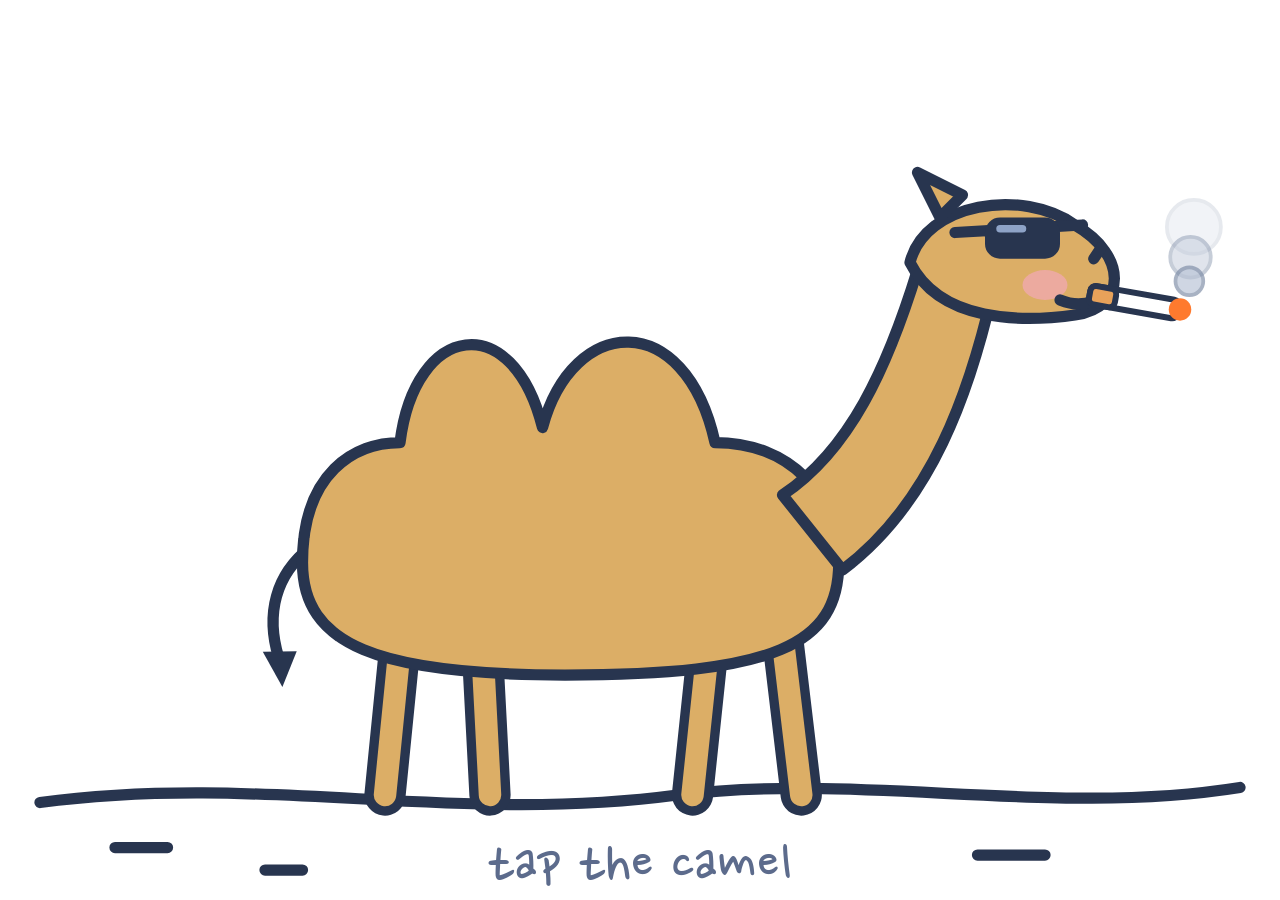
<file: doodles/2026-11-18-camel.html>
<!doctype html>
<html lang="en">
<head>
<meta charset="utf-8">
<meta name="viewport" content="width=device-width, initial-scale=1">
<meta name="robots" content="noindex">
<title>Hump day camel</title>
<link href="https://fonts.googleapis.com/css2?family=Nanum+Pen+Script&display=swap" rel="stylesheet">
<style>
  html, body { margin: 0; height: 100%; background: transparent; overflow: hidden; }
  svg { display: block; width: 100%; height: 100%; cursor: pointer; touch-action: manipulation; }
  .ink { stroke: #28354f; stroke-width: 3; stroke-linejoin: round; stroke-linecap: round; }
  .fur { fill: #dcae66; }
  .say { font-family: 'Nanum Pen Script', 'Segoe Print', cursive; font-size: 27px; fill: #28354f; }
  .tap { font-family: 'Nanum Pen Script', 'Segoe Print', cursive; font-size: 17px; fill: #5C6B8C; }
</style>
</head>
<body>
<svg id="stage" viewBox="0 0 320 240" role="img" aria-label="A cool camel in sunglasses. Tap him: he takes a puff and says Halfway there!">
  <!-- sand -->
  <path d="M0 214 C60 206 110 220 170 212 C220 206 270 218 320 210" class="ink" fill="none"/>
  <path d="M20 226 l14 0 M250 228 l18 0 M60 232 l10 0" class="ink" fill="none" stroke-width="2"/>

  <g id="camel">
    <!-- tail -->
    <g id="tail">
      <path d="M72 146 C62 152 58 162 60 174" class="ink" fill="none"/>
      <path d="M56 172 l4 10 l5 -9 z" fill="#28354f"/>
    </g>
    <!-- back legs + front legs (ink outline under fur) -->
    <g stroke-linecap="round" fill="none">
      <path d="M96 172 L92 212 M118 174 L120 212 M178 174 L174 212 M198 170 L203 212" stroke="#28354f" stroke-width="11"/>
      <path d="M96 172 L92 212 M118 174 L120 212 M178 174 L174 212 M198 170 L203 212" stroke="#dcae66" stroke-width="6"/>
    </g>
    <!-- body with two humps (hump day!) -->
    <path d="M70 150 C70 126 84 118 96 118 C100 86 126 82 134 114 C142 84 172 82 180 118 C200 118 213 132 213 150 C213 172 196 180 140 180 C90 180 70 172 70 150 Z" class="ink fur"/>
    <!-- neck + head (group tilts when he puffs) -->
    <g id="head">
      <path d="M198 132 C216 120 226 98 234 72 L254 78 C248 104 238 134 214 152 Z" class="ink fur"/>
      <path d="M232 70 C236 54 262 50 276 60 C290 68 290 82 276 84 C262 86 240 86 232 70 Z" class="ink fur"/>
      <!-- ear -->
      <path d="M240 58 l-6 -12 l12 6 z" class="ink fur" stroke-width="2.5"/>
      <!-- cheek -->
      <ellipse id="cheek" cx="268" cy="76" rx="6" ry="4" fill="#f4a9b8" opacity=".7"/>
      <!-- sunglasses -->
      <path d="M244 62 L278 60" class="ink" fill="none" stroke-width="2.5"/>
      <rect id="shades" x="252" y="58" width="20" height="11" rx="4" fill="#28354f"/>
      <path d="M256 61 l6 0" stroke="#8ea3c7" stroke-width="2" stroke-linecap="round"/>
      <!-- nostril + mouth -->
      <path d="M283 66 l-2 3" class="ink" fill="none" stroke-width="2"/>
      <path id="mouth" d="M272 80 C277 82 281 81 284 78" class="ink" fill="none" stroke-width="2.5"/>
      <!-- cigarette -->
      <g id="cig">
        <rect x="280" y="76" width="24" height="5" rx="1.5" fill="#fff" stroke="#28354f" stroke-width="1.6" transform="rotate(10 280 78)"/>
        <rect x="280" y="76" width="7" height="5" rx="1.5" fill="#e8a25a" stroke="#28354f" stroke-width="1.6" transform="rotate(10 280 78)"/>
        <circle id="ember" cx="304" cy="82.5" r="3" fill="#ff7a2e"/>
      </g>
    </g>
  </g>

  <!-- smoke puffs go here -->
  <g id="smoke"></g>

  <!-- speech bubble -->
  <g id="bubble" opacity="0" transform="translate(0 0)">
    <path d="M70 12 h132 a14 14 0 0 1 14 14 v16 a14 14 0 0 1 -14 14 h-36 l-14 14 l-2 -14 h-80 a14 14 0 0 1 -14 -14 v-16 a14 14 0 0 1 14 -14 z" fill="#fff" class="ink"/>
    <text x="136" y="43" text-anchor="middle" class="say">Halfway there!</text>
  </g>
  <text id="tap" x="160" y="236" text-anchor="middle" class="tap">tap the camel</text>
</svg>
<script>
(() => {
  const NS = 'http://www.w3.org/2000/svg';
  const $ = (id) => document.getElementById(id);
  const head = $('head'), tail = $('tail'), ember = $('ember'), shades = $('shades'), cheek = $('cheek'),
        smoke = $('smoke'), bubble = $('bubble'), tapHint = $('tap');
  const reduce = window.matchMedia && window.matchMedia('(prefers-reduced-motion: reduce)').matches;
  const MOUTH = { x: 284, y: 79 }, TIP = { x: 305, y: 82 };

  const puffs = [];
  function puff(x, y, big) {
    const c = document.createElementNS(NS, 'circle');
    c.setAttribute('fill', '#b9c4d6'); c.setAttribute('stroke', '#7f8ea8'); c.setAttribute('stroke-width', '1');
    smoke.appendChild(c);
    puffs.push({ el: c, x, y, vx: big ? -6 + Math.random() * 14 : 2 + Math.random() * 5,
      vy: big ? -26 - Math.random() * 18 : -16 - Math.random() * 6, r: big ? 6 : 2.5, grow: big ? 22 : 6,
      life: 0, max: big ? 1.9 + Math.random() * 0.6 : 1.6 });
  }

  // tap: inhale (ember glows, head tips back) -> exhale smoke -> "Halfway there!"
  let t0 = -1, wisp = 0;
  $('stage').addEventListener('pointerup', () => { if (t0 < 0) { t0 = performance.now() / 1000; tapHint.style.opacity = 0; } });

  let last = performance.now() / 1000;
  function frame() {
    const now = performance.now() / 1000, dt = Math.min(0.05, now - last); last = now;
    let tilt = 0, glow = 0, cheekR = 6, showBubble = 0;
    if (t0 >= 0) {
      const k = now - t0;
      if (k < 1.0) { tilt = -6 * Math.min(1, k / 0.4); glow = Math.min(1, k / 0.5); cheekR = 6 + 3 * Math.min(1, k / 0.6); }
      else if (k < 2.2) {
        const e = (k - 1.0) / 1.2;
        tilt = -6 * (1 - Math.min(1, e * 2)); glow = 1 - e; cheekR = 9 - 3 * Math.min(1, e * 2);
        if (!reduce && Math.random() < 0.8) puff(MOUTH.x - 4, MOUTH.y, true);
      }
      if (k >= 2.4 && k < 6.5) showBubble = 1;
      if (k >= 6.7) { t0 = -1; tapHint.style.opacity = 1; }
    }
    head.setAttribute('transform', `rotate(${tilt} 230 110)`);
    cheek.setAttribute('rx', cheekR);
    ember.setAttribute('r', 3 + glow * 2.2);
    ember.setAttribute('fill', glow > 0.3 ? '#ff4a1c' : '#ff7a2e');
    shades.setAttribute('y', 58 - glow * 1.5);
    bubble.setAttribute('opacity', showBubble);
    bubble.setAttribute('transform', showBubble ? '' : 'translate(0 6)');
    if (!reduce) tail.setAttribute('transform', `rotate(${Math.sin(now * 2.4) * 8} 72 146)`);
    // tiny idle wisp from the cig tip
    wisp += dt; if (!reduce && wisp > 0.45) { wisp = 0; puff(TIP.x, TIP.y, false); }
    for (let i = puffs.length - 1; i >= 0; i--) {
      const p = puffs[i]; p.life += dt;
      const f = p.life / p.max;
      if (f >= 1) { p.el.remove(); puffs.splice(i, 1); continue; }
      p.x += p.vx * dt; p.y += p.vy * dt; p.vx *= 0.985;
      p.el.setAttribute('cx', p.x.toFixed(1)); p.el.setAttribute('cy', p.y.toFixed(1));
      p.el.setAttribute('r', (p.r + p.grow * f).toFixed(1));
      p.el.setAttribute('opacity', (0.85 * (1 - f)).toFixed(2));
    }
    requestAnimationFrame(frame);
  }
  requestAnimationFrame(frame);
  if (/[?&]puff\b/.test(location.search)) setTimeout(() => { t0 = performance.now() / 1000 - 2.4; }, 300);  // preview hook
})();
</script>
</body>
</html>
</file>
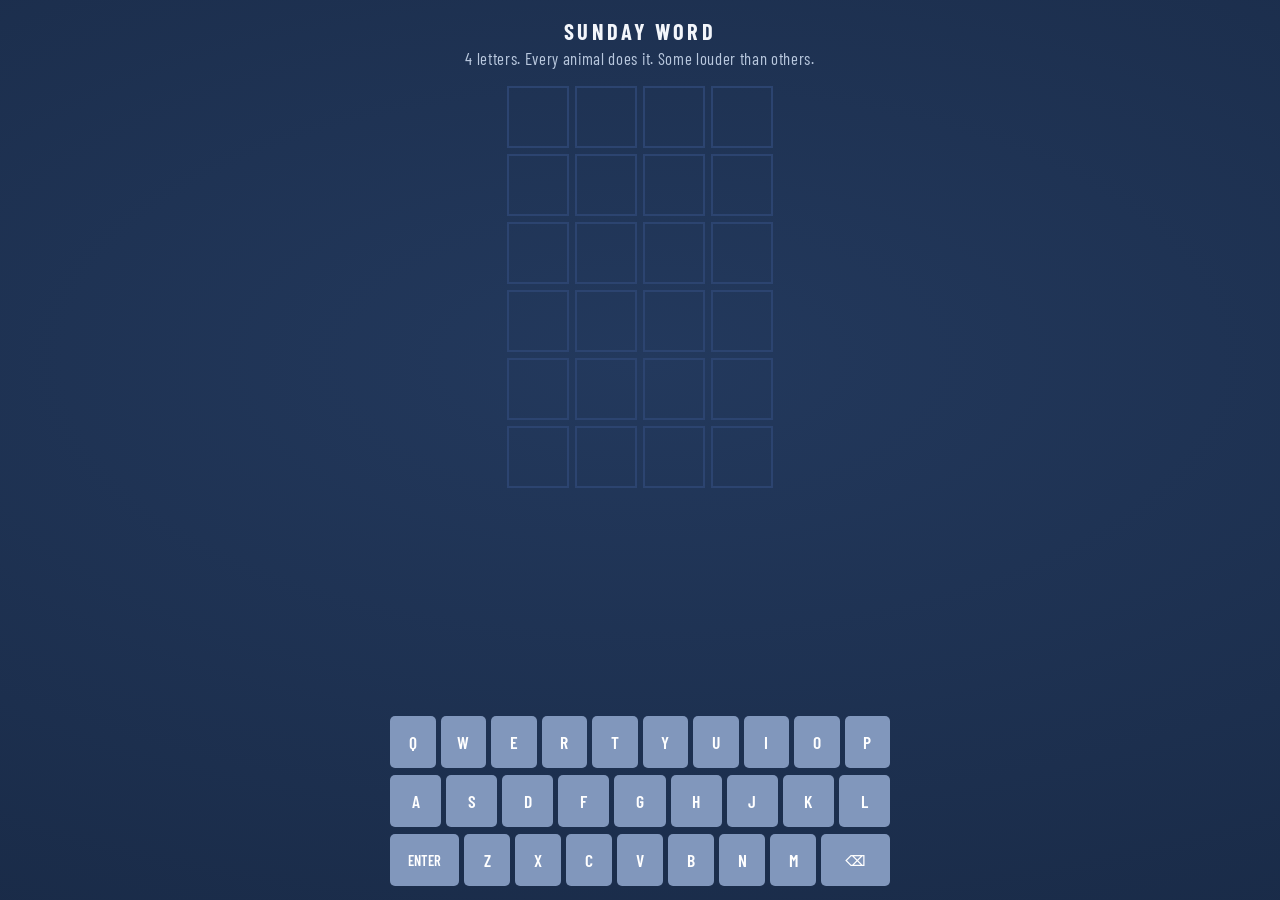
<file: games/2026-11-15-word.html>
<!doctype html>
<html lang="en">
<head>
<meta charset="utf-8">
<meta name="viewport" content="width=device-width, initial-scale=1, viewport-fit=cover">
<meta name="theme-color" content="#23395D">
<meta name="robots" content="noindex">
<title>Sunday word game</title>
<link rel="preconnect" href="https://fonts.googleapis.com">
<link rel="preconnect" href="https://fonts.gstatic.com" crossorigin>
<link href="https://fonts.googleapis.com/css2?family=Barlow+Condensed:wght@500;600;700&family=Nanum+Pen+Script&display=swap" rel="stylesheet">
<style>
  :root {
    --desk: #23395D; --desk-deep: #182945; --paper: #F3F6FB; --ink: #23315A;
    --red: #D2453A; --milk: #F3F6FB; --milk-dim: #B9C8DE;
    --green: #6AAA64; --yellow: #C9B458; --gray: #5A6478; --empty: #2C4470;
    --gas: #B7D97A;
    --hand: 'Nanum Pen Script', 'Segoe Print', cursive;
    --label: 'Barlow Condensed', 'Arial Narrow', system-ui, sans-serif;
  }
  * { box-sizing: border-box; }
  html, body { margin: 0; height: 100%; }
  body {
    background: radial-gradient(120% 80% at 50% 40%, var(--desk) 0%, var(--desk-deep) 100%);
    background-color: var(--desk); color: var(--milk); font-family: var(--label);
    overflow-x: hidden; -webkit-tap-highlight-color: transparent;
  }
  main { min-height: 100dvh; display: flex; flex-direction: column; align-items: center;
         padding: 18px 16px calc(14px + env(safe-area-inset-bottom)); gap: 12px; }
  header { text-align: center; }
  h1 { margin: 0; font-weight: 700; letter-spacing: .14em; text-transform: uppercase; font-size: 1.4rem; }
  .hint { margin: 4px 0 0; color: var(--milk-dim); font-size: 1.05rem; letter-spacing: .04em; }
  #game { display: flex; flex-direction: column; align-items: center; gap: 12px; flex: 1; width: 100%;
          transition: transform 900ms cubic-bezier(.5,0,.75,0), opacity 900ms, filter 900ms; }
  .board { display: grid; grid-template-rows: repeat(6, 1fr); gap: 6px; margin-top: 6px; }
  .row { display: grid; grid-template-columns: repeat(4, 1fr); gap: 6px; }
  .row.shake { animation: shake 400ms; }
  .tile { width: min(16vw, 62px); aspect-ratio: 1; display: grid; place-items: center;
          border: 2px solid var(--empty); font-weight: 700; font-size: 2rem; text-transform: uppercase; }
  .tile.filled { border-color: var(--milk-dim); animation: pop 120ms; }
  .tile.flip { animation: flip 500ms ease forwards; }
  .tile.correct { background: var(--green); border-color: var(--green); }
  .tile.present { background: var(--yellow); border-color: var(--yellow); }
  .tile.absent  { background: var(--gray); border-color: var(--gray); }
  .msg { min-height: 1.4em; margin: 0; font-size: 1.05rem; letter-spacing: .05em; color: var(--paper); }
  .keyboard { width: 100%; max-width: 500px; display: flex; flex-direction: column; gap: 7px; margin-top: auto; }
  .krow { display: flex; gap: 5px; justify-content: center; }
  .key { flex: 1; min-width: 0; height: 52px; border: 0; border-radius: 5px; background: #8197BC;
         color: #fff; font: 600 1.1rem var(--label); text-transform: uppercase; cursor: pointer; padding: 0; }
  .key.wide { flex: 1.5; font-size: .9rem; }
  .key.correct { background: var(--green); } .key.present { background: var(--yellow); } .key.absent { background: #3A4560; }
  .key:focus-visible, .btn:focus-visible { outline: 3px solid var(--paper); outline-offset: 2px; }

  /* the poof */
  .cloud { position: fixed; inset: 0; pointer-events: none; z-index: 5; overflow: hidden; }
  .puff { position: absolute; border-radius: 50%; opacity: 0; will-change: transform, opacity;
          animation: puff 1600ms ease-out forwards; }
  #game.gone { transform: translateY(-30px) scale(.2) rotate(-8deg); opacity: 0; filter: blur(3px); }
  #game.wobble { animation: wobble 500ms ease-in-out; }

  .reward { position: fixed; inset: 0; display: grid; place-items: center; padding: 16px; z-index: 6; }
  .reward[hidden] { display: none; }
  .card { width: min(100%, 380px); background: var(--paper); color: var(--ink); border-radius: 4px;
          padding: 24px 22px 20px; text-align: center; box-shadow: 0 18px 40px rgba(0,0,0,.35);
          animation: rise 600ms cubic-bezier(.16,1,.3,1); }
  .big { font: 700 2.6rem var(--label); letter-spacing: .14em; margin: 0; color: var(--red); }
  .sub { font: 600 1rem var(--label); letter-spacing: .12em; text-transform: uppercase; margin: 2px 0 14px; color: #5C6B8C; }
  .hand { font-family: var(--hand); font-size: 1.75rem; line-height: 1.15; margin: 10px 0; }
  .joke { font-family: var(--hand); font-size: 1.55rem; line-height: 1.15; margin: 10px 0 0; color: #3B4C78; }
  .btn { display: inline-block; margin-top: 18px; padding: 10px 18px; border: 2px solid var(--ink); border-radius: 999px;
         color: var(--ink); text-decoration: none; font: 600 1rem var(--label); letter-spacing: .1em; text-transform: uppercase; background: none; cursor: pointer; }

  @keyframes pop { 50% { transform: scale(1.1); } }
  @keyframes flip { 0% { transform: rotateX(0); } 50% { transform: rotateX(90deg); } 100% { transform: rotateX(0); } }
  @keyframes shake { 20%,60% { transform: translateX(-6px); } 40%,80% { transform: translateX(6px); } }
  @keyframes wobble { 25% { transform: scale(1.04, .96); } 50% { transform: scale(.96, 1.05); } 75% { transform: scale(1.03, .98); } }
  @keyframes puff { 0% { opacity: 0; transform: scale(.2); } 20% { opacity: .9; } 100% { opacity: 0; transform: scale(3) translateY(-40px); } }
  @keyframes rise { from { opacity: 0; transform: translateY(30px) scale(.95); } }
  @media (prefers-reduced-motion: reduce) {
    *, *::before, *::after { animation-duration: 1ms !important; transition-duration: 1ms !important; }
  }
  .sr-only { position: absolute; width: 1px; height: 1px; overflow: hidden; clip: rect(0 0 0 0); white-space: nowrap; }
</style>
</head>
<body>
<main>
  <div id="game">
    <header>
      <h1>Sunday Word</h1>
      <p class="hint">4 letters. Every animal does it. Some louder than others.</p>
    </header>
    <div class="board" id="board" aria-label="Guesses"></div>
    <p class="msg" id="msg" role="status" aria-live="polite"></p>
    <div class="keyboard" id="keyboard"></div>
  </div>
  <div class="cloud" id="cloud" aria-hidden="true"></div>
  <section class="reward" id="reward" hidden aria-live="polite">
    <div class="card">
      <p class="big">POOF!</p>
      <p class="sub" id="sub">You got it: FART</p>
      <p class="joke">Why don't skunks ever pay for dinner?<br>They only have one scent.</p>
      <p class="hand">I love you with my whole heart and soul. You are my favorite person. Te Amo</p>
      <p class="hand">xoxo Lee</p>
      <a class="btn" href="../">Back to the letter</a>
    </div>
  </section>
</main>
<script>
(() => {
  const ANSWER = 'FART', LEN = 4, ROWS = 6;
  const board = document.getElementById('board');
  const msg = document.getElementById('msg');
  const kb = document.getElementById('keyboard');
  const game = document.getElementById('game');
  const reduce = matchMedia('(prefers-reduced-motion: reduce)').matches;
  const wait = (ms) => new Promise((r) => setTimeout(r, reduce ? 0 : ms));
  let row = 0, cur = '', done = false, busy = false;

  const tiles = [];
  for (let r = 0; r < ROWS; r++) {
    const rowEl = document.createElement('div'); rowEl.className = 'row';
    tiles.push([]);
    for (let c = 0; c < LEN; c++) {
      const t = document.createElement('div'); t.className = 'tile';
      rowEl.appendChild(t); tiles[r].push(t);
    }
    board.appendChild(rowEl);
  }

  const keyEls = {};
  ['QWERTYUIOP', 'ASDFGHJKL', '+ZXCVBNM-'].forEach((line) => {
    const r = document.createElement('div'); r.className = 'krow';
    for (const ch of line) {
      const b = document.createElement('button'); b.type = 'button'; b.className = 'key';
      if (ch === '+') { b.textContent = 'Enter'; b.classList.add('wide'); b.dataset.k = 'Enter'; }
      else if (ch === '-') { b.textContent = '⌫'; b.classList.add('wide'); b.dataset.k = 'Backspace'; b.setAttribute('aria-label', 'Delete'); }
      else { b.textContent = ch; b.dataset.k = ch; keyEls[ch] = b; }
      r.appendChild(b);
    }
    kb.appendChild(r);
  });
  kb.addEventListener('click', (e) => { const b = e.target.closest('.key'); if (b) press(b.dataset.k); });
  document.addEventListener('keydown', (e) => {
    if (e.ctrlKey || e.metaKey || e.altKey) return;
    if (e.key === 'Enter' || e.key === 'Backspace') { e.preventDefault(); press(e.key); }
    else if (/^[a-z]$/i.test(e.key)) press(e.key.toUpperCase());
  });

  function paint() {
    tiles[row].forEach((t, i) => { t.textContent = cur[i] || ''; t.classList.toggle('filled', !!cur[i]); });
  }
  function say(text) { msg.textContent = text; }

  function score(guess) {
    const res = Array(LEN).fill('absent'), left = {};
    for (let i = 0; i < LEN; i++) {
      if (guess[i] === ANSWER[i]) res[i] = 'correct';
      else left[ANSWER[i]] = (left[ANSWER[i]] || 0) + 1;
    }
    for (let i = 0; i < LEN; i++) {
      if (res[i] !== 'correct' && left[guess[i]]) { res[i] = 'present'; left[guess[i]]--; }
    }
    return res;
  }
  const rank = { absent: 1, present: 2, correct: 3 };

  async function press(k) {
    if (done || busy) return;
    say('');
    if (k === 'Backspace') { cur = cur.slice(0, -1); paint(); return; }
    if (k === 'Enter') {
      if (cur.length < LEN) {
        say('Need 4 letters');
        const r = board.children[row]; r.classList.remove('shake'); void r.offsetWidth; r.classList.add('shake');
        return;
      }
      busy = true;
      const res = score(cur);
      for (let i = 0; i < LEN; i++) {
        const t = tiles[row][i];
        t.classList.add('flip');
        await wait(250);
        t.classList.add(res[i]);
        const key = keyEls[cur[i]];
        const prev = [...key.classList].find((c) => rank[c]);
        if (!prev || rank[res[i]] > rank[prev]) { if (prev) key.classList.remove(prev); key.classList.add(res[i]); }
        await wait(120);
      }
      const won = cur === ANSWER;
      row++; cur = ''; busy = false;
      if (won) return poof(true);
      if (row === ROWS) return poof(false);
      return;
    }
    if (cur.length < LEN) { cur += k; paint(); }
  }

  async function poof(won) {
    done = true;
    say(won ? 'Uh oh… something smells…' : 'Out of tries… something smells…');
    await wait(700);
    game.classList.add('wobble');
    await wait(500);
    const cloud = document.getElementById('cloud');
    for (let i = 0; i < 26; i++) {
      const p = document.createElement('span'); p.className = 'puff';
      const s = 60 + Math.random() * 120;
      p.style.width = p.style.height = s + 'px';
      p.style.left = (Math.random() * 100) + '%';
      p.style.top = (45 + Math.random() * 55) + '%';
      p.style.marginLeft = p.style.marginTop = (-s / 2) + 'px';
      p.style.animationDelay = (Math.random() * 450) + 'ms';
      const c = ['183,217,122', '201,227,154', '166,204,106', '214,233,180'][i % 4];
      p.style.background = `radial-gradient(circle, rgba(${c},.95) 0%, rgba(${c},.75) 45%, rgba(${c},0) 70%)`;
      cloud.appendChild(p);
    }
    game.classList.add('gone');
    await wait(1300);
    document.getElementById('sub').textContent = won
      ? `You got it in ${row}: FART`
      : 'The word was FART (lol)';
    document.getElementById('reward').hidden = false;
    await wait(1200);
    cloud.textContent = '';
  }
})();
</script>
</body>
</html>
</file>
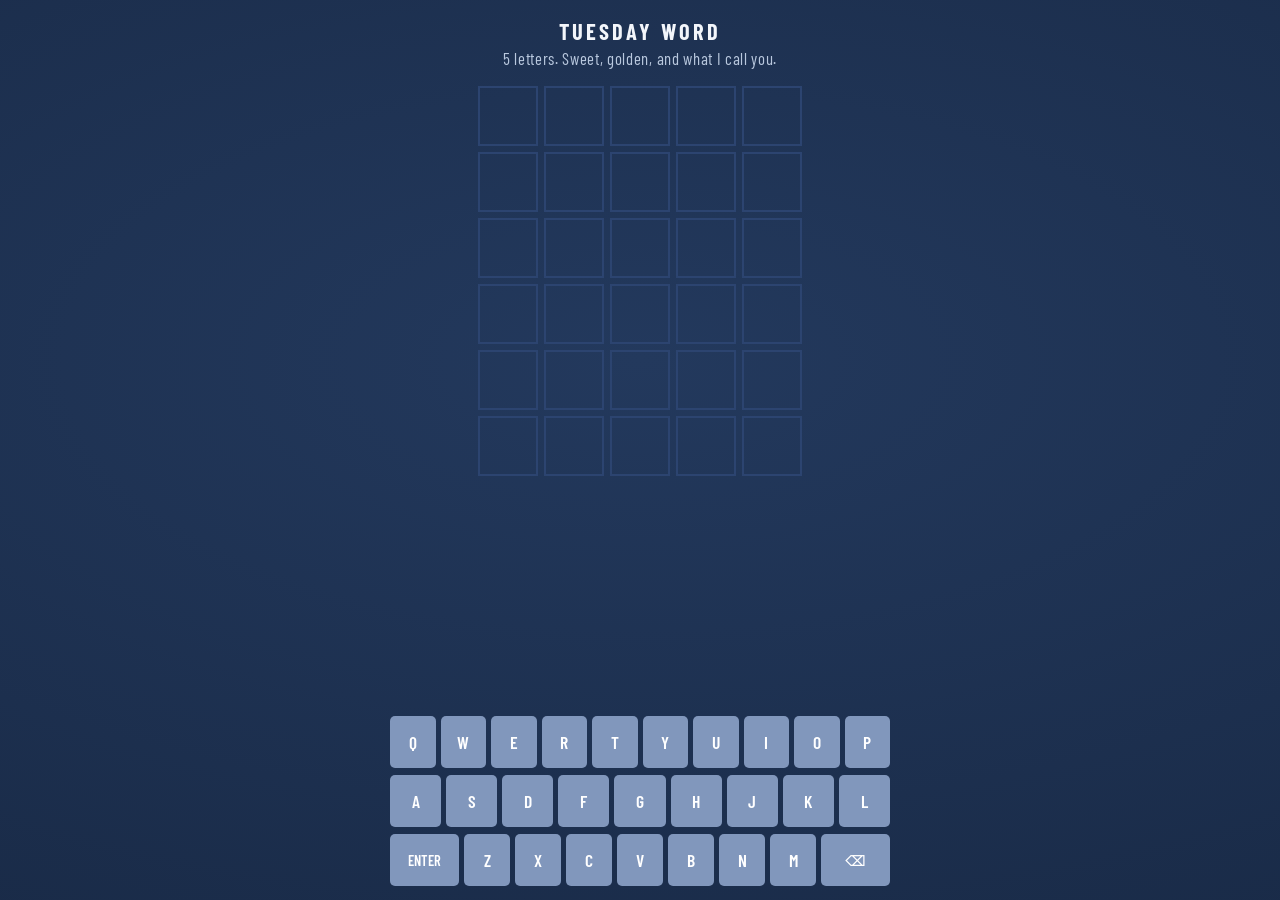
<file: games/2026-11-17-honey.html>
<!doctype html>
<html lang="en">
<head>
<meta charset="utf-8">
<meta name="viewport" content="width=device-width, initial-scale=1, viewport-fit=cover">
<meta name="theme-color" content="#23395D">
<meta name="robots" content="noindex">
<title>Tuesday word game</title>
<link rel="preconnect" href="https://fonts.googleapis.com">
<link rel="preconnect" href="https://fonts.gstatic.com" crossorigin>
<link href="https://fonts.googleapis.com/css2?family=Barlow+Condensed:wght@500;600;700&family=Nanum+Pen+Script&display=swap" rel="stylesheet">
<style>
  :root {
    --desk: #23395D; --desk-deep: #182945; --paper: #F3F6FB; --ink: #23315A;
    --red: #D2453A; --milk: #F3F6FB; --milk-dim: #B9C8DE;
    --green: #6AAA64; --yellow: #C9B458; --gray: #5A6478; --empty: #2C4470;
    --gas: #B7D97A;
    --hand: 'Nanum Pen Script', 'Segoe Print', cursive;
    --label: 'Barlow Condensed', 'Arial Narrow', system-ui, sans-serif;
  }
  * { box-sizing: border-box; }
  html, body { margin: 0; height: 100%; }
  body {
    background: radial-gradient(120% 80% at 50% 40%, var(--desk) 0%, var(--desk-deep) 100%);
    background-color: var(--desk); color: var(--milk); font-family: var(--label);
    overflow-x: hidden; -webkit-tap-highlight-color: transparent;
  }
  main { min-height: 100dvh; display: flex; flex-direction: column; align-items: center;
         padding: 18px 16px calc(14px + env(safe-area-inset-bottom)); gap: 12px; }
  header { text-align: center; }
  h1 { margin: 0; font-weight: 700; letter-spacing: .14em; text-transform: uppercase; font-size: 1.4rem; }
  .hint { margin: 4px 0 0; color: var(--milk-dim); font-size: 1.05rem; letter-spacing: .04em; }
  #game { display: flex; flex-direction: column; align-items: center; gap: 12px; flex: 1; width: 100%;
          transition: transform 900ms cubic-bezier(.5,0,.75,0), opacity 900ms, filter 900ms; }
  .board { display: grid; grid-template-rows: repeat(6, 1fr); gap: 6px; margin-top: 6px; }
  .row { display: grid; grid-template-columns: repeat(5, 1fr); gap: 6px; }
  .row.shake { animation: shake 400ms; }
  .tile { width: min(15vw, 60px); aspect-ratio: 1; display: grid; place-items: center;
          border: 2px solid var(--empty); font-weight: 700; font-size: 2rem; text-transform: uppercase; }
  .tile.filled { border-color: var(--milk-dim); animation: pop 120ms; }
  .tile.flip { animation: flip 500ms ease forwards; }
  .tile.correct { background: var(--green); border-color: var(--green); }
  .tile.present { background: var(--yellow); border-color: var(--yellow); }
  .tile.absent  { background: var(--gray); border-color: var(--gray); }
  .msg { min-height: 1.4em; margin: 0; font-size: 1.05rem; letter-spacing: .05em; color: var(--paper); }
  .keyboard { width: 100%; max-width: 500px; display: flex; flex-direction: column; gap: 7px; margin-top: auto; }
  .krow { display: flex; gap: 5px; justify-content: center; }
  .key { flex: 1; min-width: 0; height: 52px; border: 0; border-radius: 5px; background: #8197BC;
         color: #fff; font: 600 1.1rem var(--label); text-transform: uppercase; cursor: pointer; padding: 0; }
  .key.wide { flex: 1.5; font-size: .9rem; }
  .key.correct { background: var(--green); } .key.present { background: var(--yellow); } .key.absent { background: #3A4560; }
  .key:focus-visible, .btn:focus-visible { outline: 3px solid var(--paper); outline-offset: 2px; }

  /* the hearts */
  .cloud { position: fixed; inset: 0; pointer-events: none; z-index: 5; overflow: hidden; }
  .heart { position: absolute; bottom: -12vh; line-height: 1; opacity: 0; will-change: transform, opacity;
           animation: heart-up 2600ms cubic-bezier(.2,.7,.3,1) forwards; }
  .heart.stay { animation: heart-pile 900ms cubic-bezier(.34,1.56,.64,1) forwards; bottom: auto; }
  #game.gone { transform: translateY(-30px) scale(.2) rotate(-8deg); opacity: 0; filter: blur(3px); }
  #game.wobble { animation: wobble 500ms ease-in-out; }

  .reward { position: fixed; inset: 0; display: grid; place-items: center; padding: 16px; z-index: 6; }
  .reward[hidden] { display: none; }
  .card { width: min(100%, 380px); background: var(--paper); color: var(--ink); border-radius: 4px;
          padding: 24px 22px 20px; text-align: center; box-shadow: 0 18px 40px rgba(0,0,0,.35);
          animation: rise 600ms cubic-bezier(.16,1,.3,1); }
  .big { font: 700 2.4rem var(--label); letter-spacing: .1em; margin: 0; color: var(--red); }
  .sub { font: 600 1rem var(--label); letter-spacing: .12em; text-transform: uppercase; margin: 2px 0 14px; color: #5C6B8C; }
  .hand { font-family: var(--hand); font-size: 1.75rem; line-height: 1.15; margin: 10px 0; }
  .joke { font-family: var(--hand); font-size: 1.55rem; line-height: 1.15; margin: 10px 0 0; color: #3B4C78; }
  .btn { display: inline-block; margin-top: 18px; padding: 10px 18px; border: 2px solid var(--ink); border-radius: 999px;
         color: var(--ink); text-decoration: none; font: 600 1rem var(--label); letter-spacing: .1em; text-transform: uppercase; background: none; cursor: pointer; }

  @keyframes pop { 50% { transform: scale(1.1); } }
  @keyframes flip { 0% { transform: rotateX(0); } 50% { transform: rotateX(90deg); } 100% { transform: rotateX(0); } }
  @keyframes shake { 20%,60% { transform: translateX(-6px); } 40%,80% { transform: translateX(6px); } }
  @keyframes wobble { 25% { transform: scale(1.04, .96); } 50% { transform: scale(.96, 1.05); } 75% { transform: scale(1.03, .98); } }
  @keyframes heart-up { 0% { opacity: 0; transform: translateY(0) scale(.4) rotate(0); } 15% { opacity: 1; } 100% { opacity: .95; transform: translateY(-120vh) scale(1.2) rotate(var(--r, 12deg)); } }
  @keyframes heart-pile { 0% { opacity: 0; transform: scale(0); } 100% { opacity: 1; transform: scale(1) rotate(var(--r, 0deg)); } }
  @keyframes rise { from { opacity: 0; transform: translateY(30px) scale(.95); } }
  @media (prefers-reduced-motion: reduce) {
    *, *::before, *::after { animation-duration: 1ms !important; transition-duration: 1ms !important; }
  }
  .sr-only { position: absolute; width: 1px; height: 1px; overflow: hidden; clip: rect(0 0 0 0); white-space: nowrap; }
</style>
</head>
<body>
<main>
  <div id="game">
    <header>
      <h1>Tuesday Word</h1>
      <p class="hint">5 letters. Sweet, golden, and what I call you.</p>
    </header>
    <div class="board" id="board" aria-label="Guesses"></div>
    <p class="msg" id="msg" role="status" aria-live="polite"></p>
    <div class="keyboard" id="keyboard"></div>
  </div>
  <div class="cloud" id="cloud" aria-hidden="true"></div>
  <section class="reward" id="reward" hidden aria-live="polite">
    <div class="card">
      <p class="big" id="big">You got it!</p>
      <p class="sub" id="sub">Honey was the word</p>
      <p class="hand">Good morning sunshine, I hope you have a wonderful day</p>
      <p class="hand">xoxo Lee</p>
      <a class="btn" href="../">Return to beginning</a>
    </div>
  </section>
</main>
<script>
(() => {
  const ANSWER = 'HONEY', LEN = 5, ROWS = 6;
  const board = document.getElementById('board');
  const msg = document.getElementById('msg');
  const kb = document.getElementById('keyboard');
  const game = document.getElementById('game');
  const reduce = matchMedia('(prefers-reduced-motion: reduce)').matches;
  const wait = (ms) => new Promise((r) => setTimeout(r, reduce ? 0 : ms));
  let row = 0, cur = '', done = false, busy = false;

  const tiles = [];
  for (let r = 0; r < ROWS; r++) {
    const rowEl = document.createElement('div'); rowEl.className = 'row';
    tiles.push([]);
    for (let c = 0; c < LEN; c++) {
      const t = document.createElement('div'); t.className = 'tile';
      rowEl.appendChild(t); tiles[r].push(t);
    }
    board.appendChild(rowEl);
  }

  const keyEls = {};
  ['QWERTYUIOP', 'ASDFGHJKL', '+ZXCVBNM-'].forEach((line) => {
    const r = document.createElement('div'); r.className = 'krow';
    for (const ch of line) {
      const b = document.createElement('button'); b.type = 'button'; b.className = 'key';
      if (ch === '+') { b.textContent = 'Enter'; b.classList.add('wide'); b.dataset.k = 'Enter'; }
      else if (ch === '-') { b.textContent = '⌫'; b.classList.add('wide'); b.dataset.k = 'Backspace'; b.setAttribute('aria-label', 'Delete'); }
      else { b.textContent = ch; b.dataset.k = ch; keyEls[ch] = b; }
      r.appendChild(b);
    }
    kb.appendChild(r);
  });
  kb.addEventListener('click', (e) => { const b = e.target.closest('.key'); if (b) press(b.dataset.k); });
  document.addEventListener('keydown', (e) => {
    if (e.ctrlKey || e.metaKey || e.altKey) return;
    if (e.key === 'Enter' || e.key === 'Backspace') { e.preventDefault(); press(e.key); }
    else if (/^[a-z]$/i.test(e.key)) press(e.key.toUpperCase());
  });

  function paint() {
    tiles[row].forEach((t, i) => { t.textContent = cur[i] || ''; t.classList.toggle('filled', !!cur[i]); });
  }
  function say(text) { msg.textContent = text; }

  function score(guess) {
    const res = Array(LEN).fill('absent'), left = {};
    for (let i = 0; i < LEN; i++) {
      if (guess[i] === ANSWER[i]) res[i] = 'correct';
      else left[ANSWER[i]] = (left[ANSWER[i]] || 0) + 1;
    }
    for (let i = 0; i < LEN; i++) {
      if (res[i] !== 'correct' && left[guess[i]]) { res[i] = 'present'; left[guess[i]]--; }
    }
    return res;
  }
  const rank = { absent: 1, present: 2, correct: 3 };

  async function press(k) {
    if (done || busy) return;
    say('');
    if (k === 'Backspace') { cur = cur.slice(0, -1); paint(); return; }
    if (k === 'Enter') {
      if (cur.length < LEN) {
        say('Need 5 letters');
        const r = board.children[row]; r.classList.remove('shake'); void r.offsetWidth; r.classList.add('shake');
        return;
      }
      busy = true;
      const res = score(cur);
      for (let i = 0; i < LEN; i++) {
        const t = tiles[row][i];
        t.classList.add('flip');
        await wait(250);
        t.classList.add(res[i]);
        const key = keyEls[cur[i]];
        const prev = [...key.classList].find((c) => rank[c]);
        if (!prev || rank[res[i]] > rank[prev]) { if (prev) key.classList.remove(prev); key.classList.add(res[i]); }
        await wait(120);
      }
      const won = cur === ANSWER;
      row++; cur = ''; busy = false;
      if (won) return hearts(true);
      if (row === ROWS) return hearts(false);
      return;
    }
    if (cur.length < LEN) { cur += k; paint(); }
  }

  // preview hook: ?win types a guess and the answer
  if (/[?&]win\b/.test(location.search)) (async () => { for (const k of [...'BEARS', 'Enter', ...'HONEY', 'Enter']) { await press(k); await wait(50); } })();

  async function hearts(won) {
    done = true;
    say(won ? 'You got it! Honey was the word' : 'Out of tries… the word was HONEY');
    await wait(900);
    const cloud = document.getElementById('cloud');
    const pick = ['❤️', '💛', '💗', '🧡', '💕'];
    // a big wave of hearts floats up…
    for (let i = 0; i < 60; i++) {
      const h = document.createElement('span'); h.className = 'heart';
      h.textContent = pick[i % pick.length];
      h.style.left = (Math.random() * 100) + '%';
      h.style.fontSize = (22 + Math.random() * 40) + 'px';
      h.style.marginLeft = '-20px';
      h.style.setProperty('--r', (Math.random() * 60 - 30) + 'deg');
      h.style.animationDelay = (Math.random() * 1400) + 'ms';
      cloud.appendChild(h);
    }
    await wait(1100);
    // …then hearts fill the whole screen
    const cols = Math.ceil(innerWidth / 44) + 1, rows = Math.ceil(innerHeight / 44) + 2;
    for (let r = 0; r < rows; r++) for (let c = 0; c < cols; c++) {
      const h = document.createElement('span'); h.className = 'heart stay';
      h.textContent = pick[(r + c) % pick.length];
      h.style.left = (c * 44 + (r % 2) * 22 - 6) + 'px';
      h.style.top = (r * 44 - 6) + 'px';
      h.style.fontSize = '48px';
      h.style.setProperty('--r', (Math.random() * 30 - 15) + 'deg');
      h.style.animationDelay = ((rows - r) * 60 + Math.random() * 200) + 'ms';
      cloud.appendChild(h);
    }
    game.classList.add('gone');
    await wait(rows * 60 + 1100);
    if (!won) document.getElementById('big').textContent = 'So close!';
    document.getElementById('reward').hidden = false;
  }
})();
</script>
</body>
</html>
</file>
